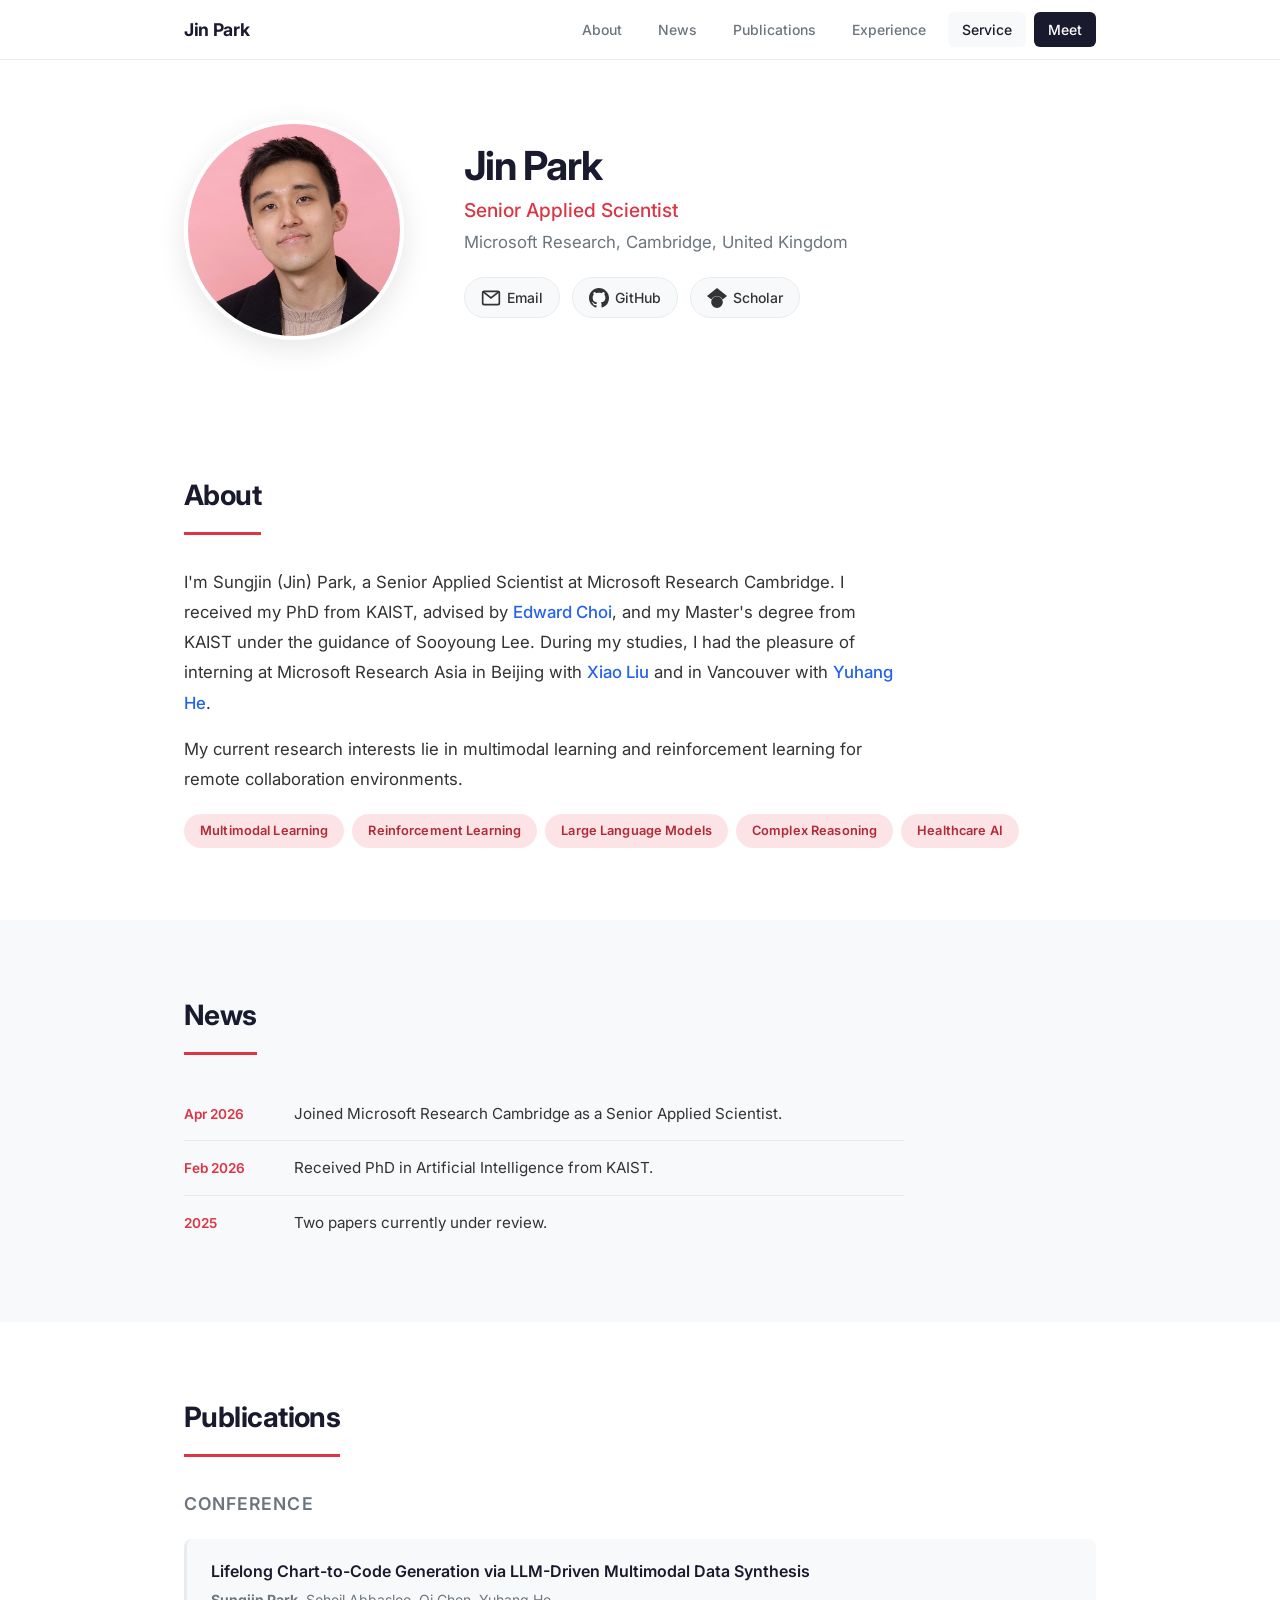
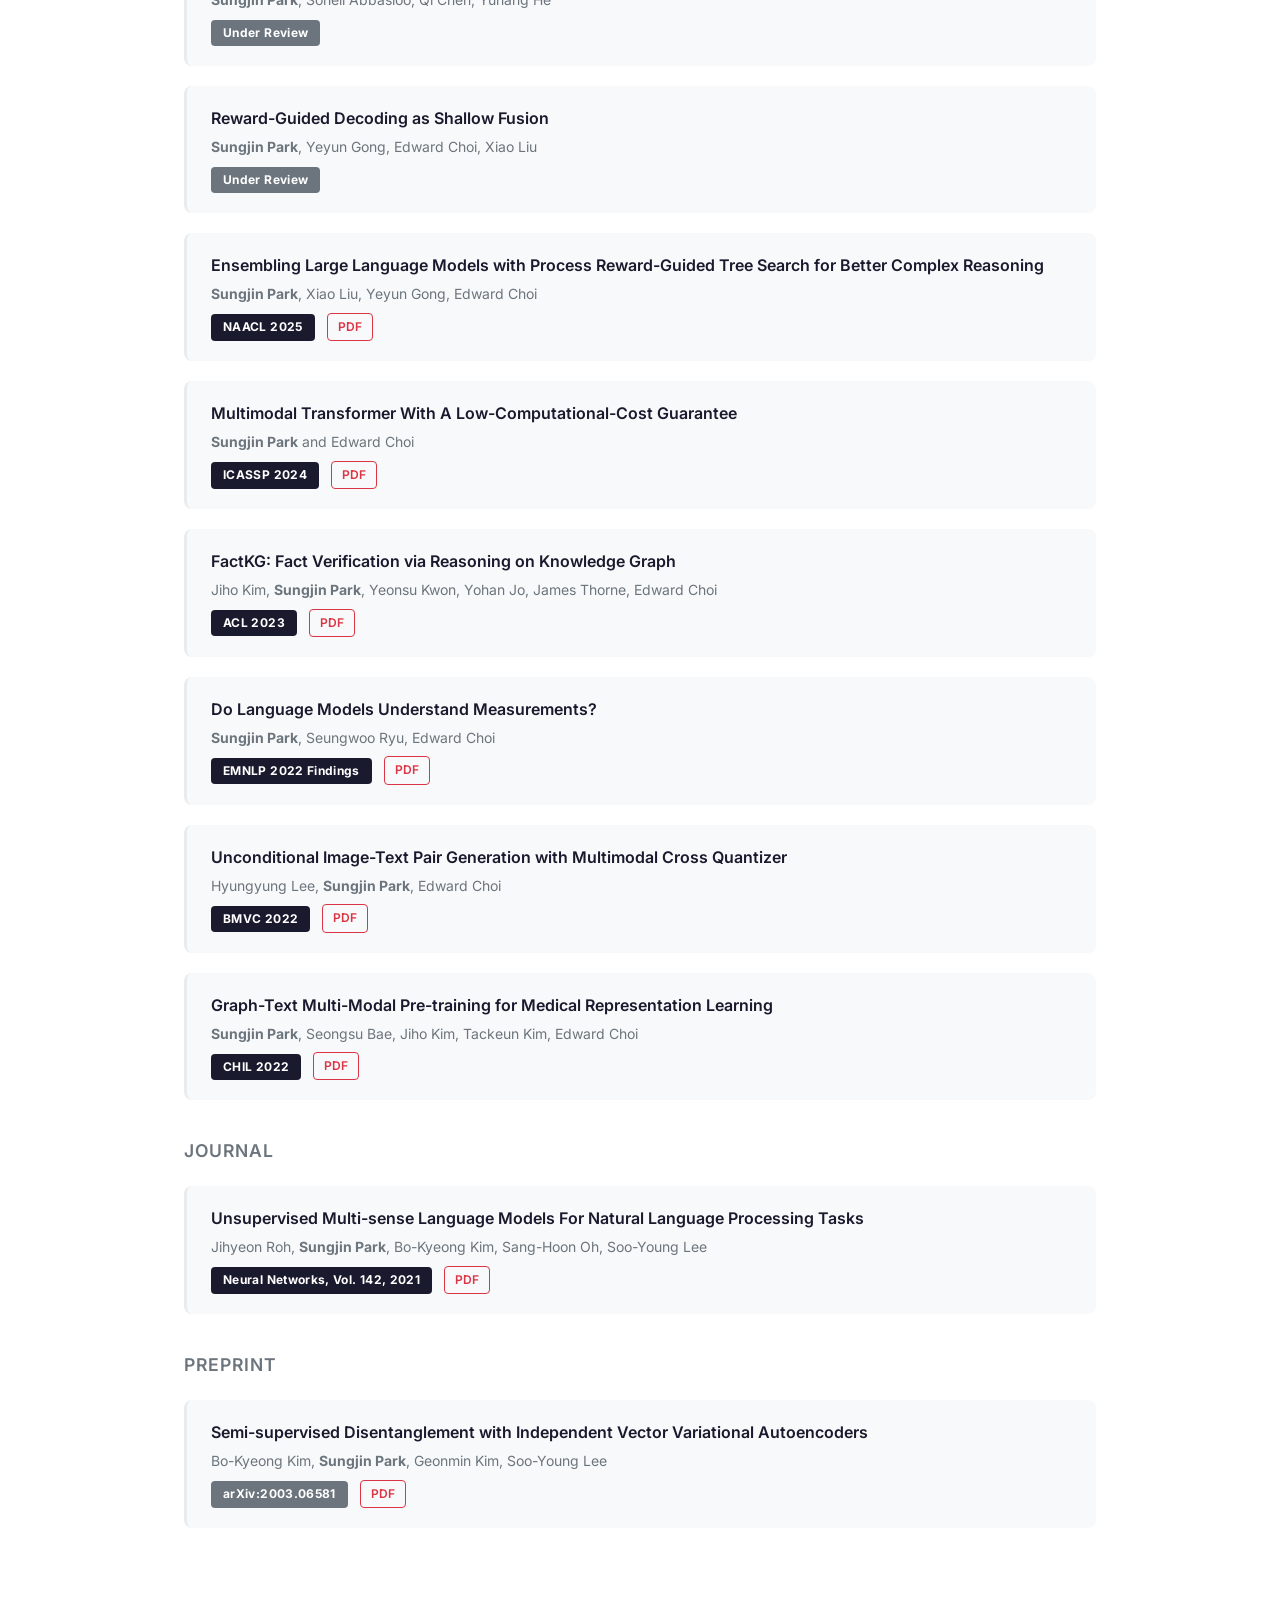
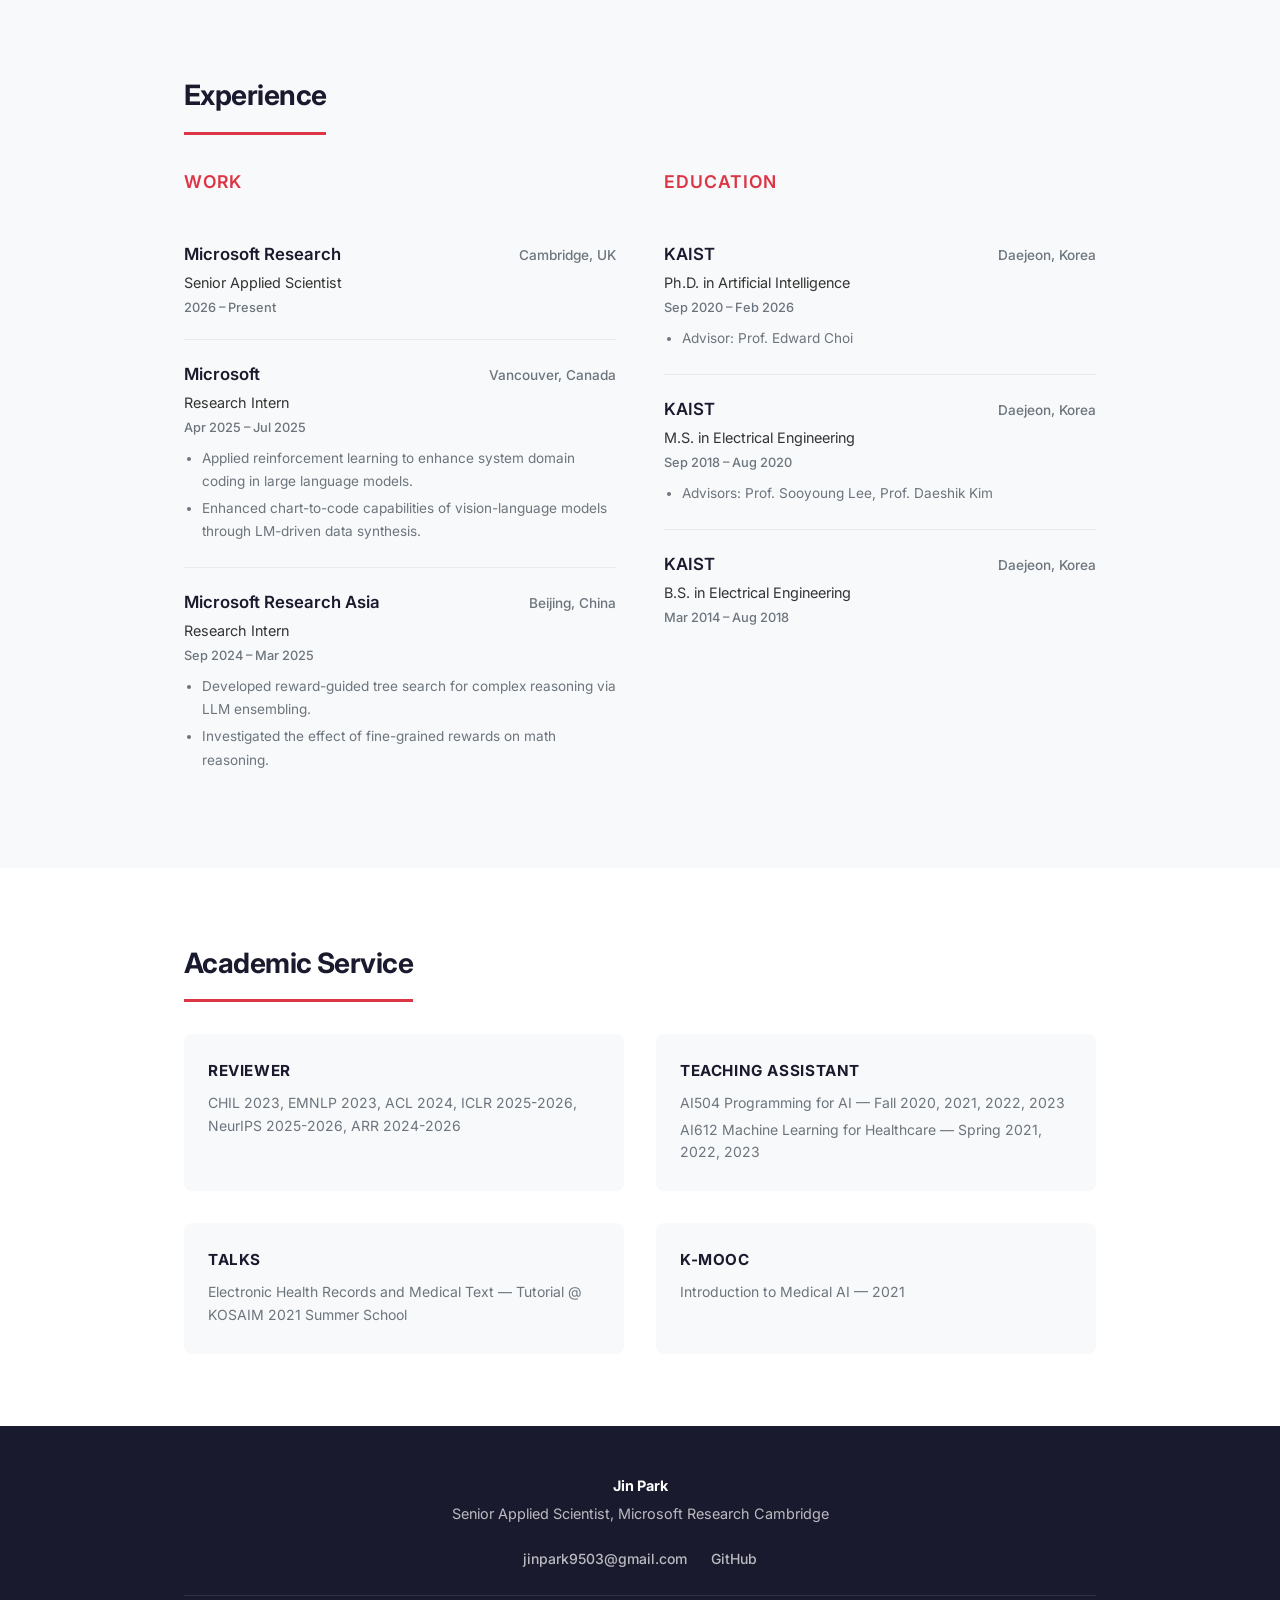
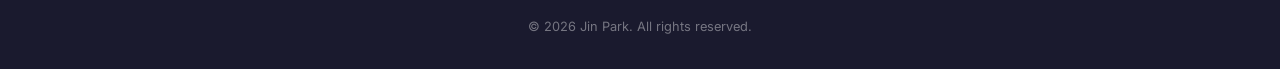
<file: index.html>
<!DOCTYPE html>
<html lang="en">
<head>
  <meta charset="UTF-8">
  <meta name="viewport" content="width=device-width, initial-scale=1.0">
  <title>Sungjin Park</title>
  <meta name="description" content="Jin Park (Sungjin Park) is a Senior Applied Scientist at Microsoft Research Cambridge, specializing in multimodal learning and reinforcement learning.">
  <link rel="preconnect" href="https://fonts.googleapis.com">
  <link rel="preconnect" href="https://fonts.gstatic.com" crossorigin>
  <link href="https://fonts.googleapis.com/css2?family=Inter:wght@300;400;500;600;700&display=swap" rel="stylesheet">
  <link rel="stylesheet" href="style.css">
  <link rel="icon" href="favicon.ico" type="image/x-icon">
</head>
<body>

  <!-- Navigation -->
  <nav class="navbar" id="navbar">
    <div class="container nav-container">
      <a href="#" class="nav-logo">Jin Park</a>
      <button class="nav-toggle" id="nav-toggle" aria-label="Toggle navigation">
        <span></span><span></span><span></span>
      </button>
      <ul class="nav-links" id="nav-links">
        <li><a href="#about">About</a></li>
        <li><a href="#news">News</a></li>
        <li><a href="#publications">Publications</a></li>
        <li><a href="#experience">Experience</a></li>
        <li><a href="#service">Service</a></li>
        <li><a href="meeting.html" class="nav-contact">Meet</a></li>
      </ul>
    </div>
  </nav>

  <!-- Hero Section -->
  <header class="hero" id="hero">
    <div class="container hero-container">
      <div class="hero-photo">
        <img src="profile.jpg" alt="Sungjin Park" width="280" height="280">
      </div>
      <div class="hero-text">
        <h1>Jin Park</h1>
        <p class="hero-title">Senior Applied Scientist</p>
        <p class="hero-affiliation">Microsoft Research, Cambridge, United Kingdom</p>
        <div class="hero-links">
          <a href="mailto:jinpark9503@gmail.com" class="hero-link" title="Email">
            <svg viewBox="0 0 24 24" width="20" height="20" fill="none" stroke="currentColor" stroke-width="2"><rect x="2" y="4" width="20" height="16" rx="2"/><path d="M22 4l-10 8L2 4"/></svg>
            <span>Email</span>
          </a>
          <a href="https://github.com/sjpark9503" class="hero-link" target="_blank" rel="noopener" title="GitHub">
            <svg viewBox="0 0 24 24" width="20" height="20" fill="currentColor"><path d="M12 0C5.37 0 0 5.37 0 12c0 5.31 3.435 9.795 8.205 11.385.6.105.825-.255.825-.57 0-.285-.015-1.23-.015-2.235-3.015.555-3.795-.735-4.035-1.41-.135-.345-.72-1.41-1.23-1.695-.42-.225-1.02-.78-.015-.795.945-.015 1.62.87 1.845 1.23 1.08 1.815 2.805 1.305 3.495.99.105-.78.42-1.305.765-1.605-2.67-.3-5.46-1.335-5.46-5.925 0-1.305.465-2.385 1.23-3.225-.12-.3-.54-1.53.12-3.18 0 0 1.005-.315 3.3 1.23.96-.27 1.98-.405 3-.405s2.04.135 3 .405c2.295-1.56 3.3-1.23 3.3-1.23.66 1.65.24 2.88.12 3.18.765.84 1.23 1.905 1.23 3.225 0 4.605-2.805 5.625-5.475 5.925.435.375.81 1.095.81 2.22 0 1.605-.015 2.895-.015 3.3 0 .315.225.69.825.57A12.02 12.02 0 0024 12c0-6.63-5.37-12-12-12z"/></svg>
            <span>GitHub</span>
          </a>
          <a href="https://scholar.google.com/citations?user=pMSEzn0AAAAJ&hl=ko&oi=sra" class="hero-link" target="_blank" rel="noopener" title="Google Scholar">
            <svg viewBox="0 0 24 24" width="20" height="20" fill="currentColor"><path d="M5.242 13.769L0 9.5 12 0l12 9.5-5.242 4.269C17.548 11.249 14.978 9.5 12 9.5c-2.977 0-5.548 1.748-6.758 4.269zM12 10a7 7 0 100 14 7 7 0 000-14z"/></svg>
            <span>Scholar</span>
          </a>
        </div>
      </div>
    </div>
  </header>

  <main>
    <!-- About Section -->
    <section class="section" id="about">
      <div class="container">
        <h2 class="section-title">About</h2>
        <div class="about-content">
          <p>
            I'm Sungjin (Jin) Park, a Senior Applied Scientist at Microsoft Research Cambridge.
            I received my PhD from KAIST, advised by
            <a href="https://mp2893.com/" target="_blank" rel="noopener">Edward Choi</a>,
            and my Master's degree from KAIST under the guidance of Sooyoung Lee.
            During my studies, I had the pleasure of interning at
            Microsoft Research Asia in Beijing with <a href="https://xiaoliunlc.github.io/" target="_blank" rel="noopener">Xiao Liu</a> and in Vancouver with <a href="https://yuhanghe01.github.io/" target="_blank" rel="noopener">Yuhang He</a>.
          </p>
          <p>
            My current research interests lie in multimodal learning and
            reinforcement learning for remote collaboration environments.
          </p>
          <div class="research-interests">
            <span class="tag">Multimodal Learning</span>
            <span class="tag">Reinforcement Learning</span>
            <span class="tag">Large Language Models</span>
            <span class="tag">Complex Reasoning</span>
            <span class="tag">Healthcare AI</span>
          </div>
        </div>
      </div>
    </section>

    <!-- News Section -->
    <section class="section section-alt" id="news">
      <div class="container">
        <h2 class="section-title">News</h2>
        <ul class="news-list">
          <li>
            <span class="news-date">Apr 2026</span>
            <span class="news-text">Joined Microsoft Research Cambridge as a Senior Applied Scientist.</span>
          </li>
          <li>
            <span class="news-date">Feb 2026</span>
            <span class="news-text">Received PhD in Artificial Intelligence from KAIST.</span>
          </li>
          <li>
            <span class="news-date">2025</span>
            <span class="news-text">Two papers currently under review.</span>
          </li>
        </ul>
      </div>
    </section>

    <!-- Publications Section -->
    <section class="section" id="publications">
      <div class="container">
        <h2 class="section-title">Publications</h2>

        <h3 class="pub-category">Conference</h3>

        <div class="pub-list">
          <div class="pub-item">
            <p class="pub-title">Lifelong Chart-to-Code Generation via LLM-Driven Multimodal Data Synthesis</p>
            <p class="pub-authors"><strong>Sungjin Park</strong>, Soheil Abbasloo, Qi Chen, Yuhang He</p>
            <span class="pub-venue venue-review">Under Review</span>
          </div>

          <div class="pub-item">
            <p class="pub-title">Reward-Guided Decoding as Shallow Fusion</p>
            <p class="pub-authors"><strong>Sungjin Park</strong>, Yeyun Gong, Edward Choi, Xiao Liu</p>
            <span class="pub-venue venue-review">Under Review</span>
          </div>

          <div class="pub-item">
            <p class="pub-title">Ensembling Large Language Models with Process Reward-Guided Tree Search for Better Complex Reasoning</p>
            <p class="pub-authors"><strong>Sungjin Park</strong>, Xiao Liu, Yeyun Gong, Edward Choi</p>
            <span class="pub-venue">NAACL 2025</span>
            <span class="pub-links"><a href="https://arxiv.org/abs/2412.15797" class="pub-pdf" target="_blank" rel="noopener">PDF</a></span>
          </div>

          <div class="pub-item">
            <p class="pub-title">Multimodal Transformer With A Low-Computational-Cost Guarantee</p>
            <p class="pub-authors"><strong>Sungjin Park</strong> and Edward Choi</p>
            <span class="pub-venue">ICASSP 2024</span>
            <span class="pub-links"><a href="https://arxiv.org/abs/2402.15096" class="pub-pdf" target="_blank" rel="noopener">PDF</a></span>
          </div>

          <div class="pub-item">
            <p class="pub-title">FactKG: Fact Verification via Reasoning on Knowledge Graph</p>
            <p class="pub-authors">Jiho Kim, <strong>Sungjin Park</strong>, Yeonsu Kwon, Yohan Jo, James Thorne, Edward Choi</p>
            <span class="pub-venue">ACL 2023</span>
            <span class="pub-links"><a href="https://arxiv.org/abs/2305.06590" class="pub-pdf" target="_blank" rel="noopener">PDF</a></span>
          </div>

          <div class="pub-item">
            <p class="pub-title">Do Language Models Understand Measurements?</p>
            <p class="pub-authors"><strong>Sungjin Park</strong>, Seungwoo Ryu, Edward Choi</p>
            <span class="pub-venue">EMNLP 2022 Findings</span>
            <span class="pub-links"><a href="https://arxiv.org/abs/2210.12694" class="pub-pdf" target="_blank" rel="noopener">PDF</a></span>
          </div>

          <div class="pub-item">
            <p class="pub-title">Unconditional Image-Text Pair Generation with Multimodal Cross Quantizer</p>
            <p class="pub-authors">Hyungyung Lee, <strong>Sungjin Park</strong>, Edward Choi</p>
            <span class="pub-venue">BMVC 2022</span>
            <span class="pub-links"><a href="https://arxiv.org/abs/2204.07537" class="pub-pdf" target="_blank" rel="noopener">PDF</a></span>
          </div>

          <div class="pub-item">
            <p class="pub-title">Graph-Text Multi-Modal Pre-training for Medical Representation Learning</p>
            <p class="pub-authors"><strong>Sungjin Park</strong>, Seongsu Bae, Jiho Kim, Tackeun Kim, Edward Choi</p>
            <span class="pub-venue">CHIL 2022</span>
            <span class="pub-links"><a href="https://arxiv.org/abs/2203.09994" class="pub-pdf" target="_blank" rel="noopener">PDF</a></span>
          </div>
        </div>

        <h3 class="pub-category">Journal</h3>

        <div class="pub-list">
          <div class="pub-item">
            <p class="pub-title">Unsupervised Multi-sense Language Models For Natural Language Processing Tasks</p>
            <p class="pub-authors">Jihyeon Roh, <strong>Sungjin Park</strong>, Bo-Kyeong Kim, Sang-Hoon Oh, Soo-Young Lee</p>
            <span class="pub-venue">Neural Networks, Vol. 142, 2021</span>
            <span class="pub-links"><a href="https://pubmed.ncbi.nlm.nih.gov/34139656/" class="pub-pdf" target="_blank" rel="noopener">PDF</a></span>
          </div>
        </div>

        <h3 class="pub-category">Preprint</h3>

        <div class="pub-list">
          <div class="pub-item">
            <p class="pub-title">Semi-supervised Disentanglement with Independent Vector Variational Autoencoders</p>
            <p class="pub-authors">Bo-Kyeong Kim, <strong>Sungjin Park</strong>, Geonmin Kim, Soo-Young Lee</p>
            <span class="pub-venue venue-preprint">arXiv:2003.06581</span>
            <span class="pub-links"><a href="https://arxiv.org/abs/2003.06581" class="pub-pdf" target="_blank" rel="noopener">PDF</a></span>
          </div>
        </div>
      </div>
    </section>

    <!-- Experience Section -->
    <section class="section section-alt" id="experience">
      <div class="container">
        <h2 class="section-title">Experience</h2>

        <div class="experience-grid">
          <div class="exp-column">
            <h3 class="exp-heading">Work</h3>

            <div class="exp-item">
              <div class="exp-header">
                <h4>Microsoft Research</h4>
                <span class="exp-location">Cambridge, UK</span>
              </div>
              <p class="exp-role">Senior Applied Scientist</p>
              <p class="exp-date">2026 &ndash; Present</p>
            </div>

            <div class="exp-item">
              <div class="exp-header">
                <h4>Microsoft</h4>
                <span class="exp-location">Vancouver, Canada</span>
              </div>
              <p class="exp-role">Research Intern</p>
              <p class="exp-date">Apr 2025 &ndash; Jul 2025</p>
              <ul class="exp-details">
                <li>Applied reinforcement learning to enhance system domain coding in large language models.</li>
                <li>Enhanced chart-to-code capabilities of vision-language models through LM-driven data synthesis.</li>
              </ul>
            </div>

            <div class="exp-item">
              <div class="exp-header">
                <h4>Microsoft Research Asia</h4>
                <span class="exp-location">Beijing, China</span>
              </div>
              <p class="exp-role">Research Intern</p>
              <p class="exp-date">Sep 2024 &ndash; Mar 2025</p>
              <ul class="exp-details">
                <li>Developed reward-guided tree search for complex reasoning via LLM ensembling.</li>
                <li>Investigated the effect of fine-grained rewards on math reasoning.</li>
              </ul>
            </div>
          </div>

          <div class="exp-column">
            <h3 class="exp-heading">Education</h3>

            <div class="exp-item">
              <div class="exp-header">
                <h4>KAIST</h4>
                <span class="exp-location">Daejeon, Korea</span>
              </div>
              <p class="exp-role">Ph.D. in Artificial Intelligence</p>
              <p class="exp-date">Sep 2020 &ndash; Feb 2026</p>
              <ul class="exp-details">
                <li>Advisor: Prof. Edward Choi</li>
              </ul>
            </div>

            <div class="exp-item">
              <div class="exp-header">
                <h4>KAIST</h4>
                <span class="exp-location">Daejeon, Korea</span>
              </div>
              <p class="exp-role">M.S. in Electrical Engineering</p>
              <p class="exp-date">Sep 2018 &ndash; Aug 2020</p>
              <ul class="exp-details">
                <li>Advisors: Prof. Sooyoung Lee, Prof. Daeshik Kim</li>
              </ul>
            </div>

            <div class="exp-item">
              <div class="exp-header">
                <h4>KAIST</h4>
                <span class="exp-location">Daejeon, Korea</span>
              </div>
              <p class="exp-role">B.S. in Electrical Engineering</p>
              <p class="exp-date">Mar 2014 &ndash; Aug 2018</p>
            </div>
          </div>
        </div>
      </div>
    </section>

    <!-- Academic Service Section -->
    <section class="section" id="service">
      <div class="container">
        <h2 class="section-title">Academic Service</h2>

        <div class="service-grid">
          <div class="service-item">
            <h4>Reviewer</h4>
            <p>CHIL 2023, EMNLP 2023, ACL 2024, ICLR 2025-2026, NeurIPS 2025-2026, ARR 2024-2026</p>
          </div>

          <div class="service-item">
            <h4>Teaching Assistant</h4>
            <p>AI504 Programming for AI &mdash; Fall 2020, 2021, 2022, 2023</p>
            <p>AI612 Machine Learning for Healthcare &mdash; Spring 2021, 2022, 2023</p>
          </div>

          <div class="service-item">
            <h4>Talks</h4>
            <p>Electronic Health Records and Medical Text &mdash; Tutorial @ KOSAIM 2021 Summer School</p>
          </div>

          <div class="service-item">
            <h4>K-MOOC</h4>
            <p>Introduction to Medical AI &mdash; 2021</p>
          </div>
        </div>
      </div>
    </section>
  </main>

  <!-- Footer -->
  <footer class="footer">
    <div class="container footer-container">
      <div class="footer-info">
        <p class="footer-name">Jin Park</p>
        <p>Senior Applied Scientist, Microsoft Research Cambridge</p>
      </div>
      <div class="footer-contact">
        <a href="mailto:jinpark9503@gmail.com">jinpark9503@gmail.com</a>
        <a href="https://github.com/sjpark9503" target="_blank" rel="noopener">GitHub</a>

      </div>
      <p class="footer-copy">&copy; 2026 Jin Park. All rights reserved.</p>
    </div>
  </footer>

  <script src="script.js"></script>
</body>
</html>
</file>
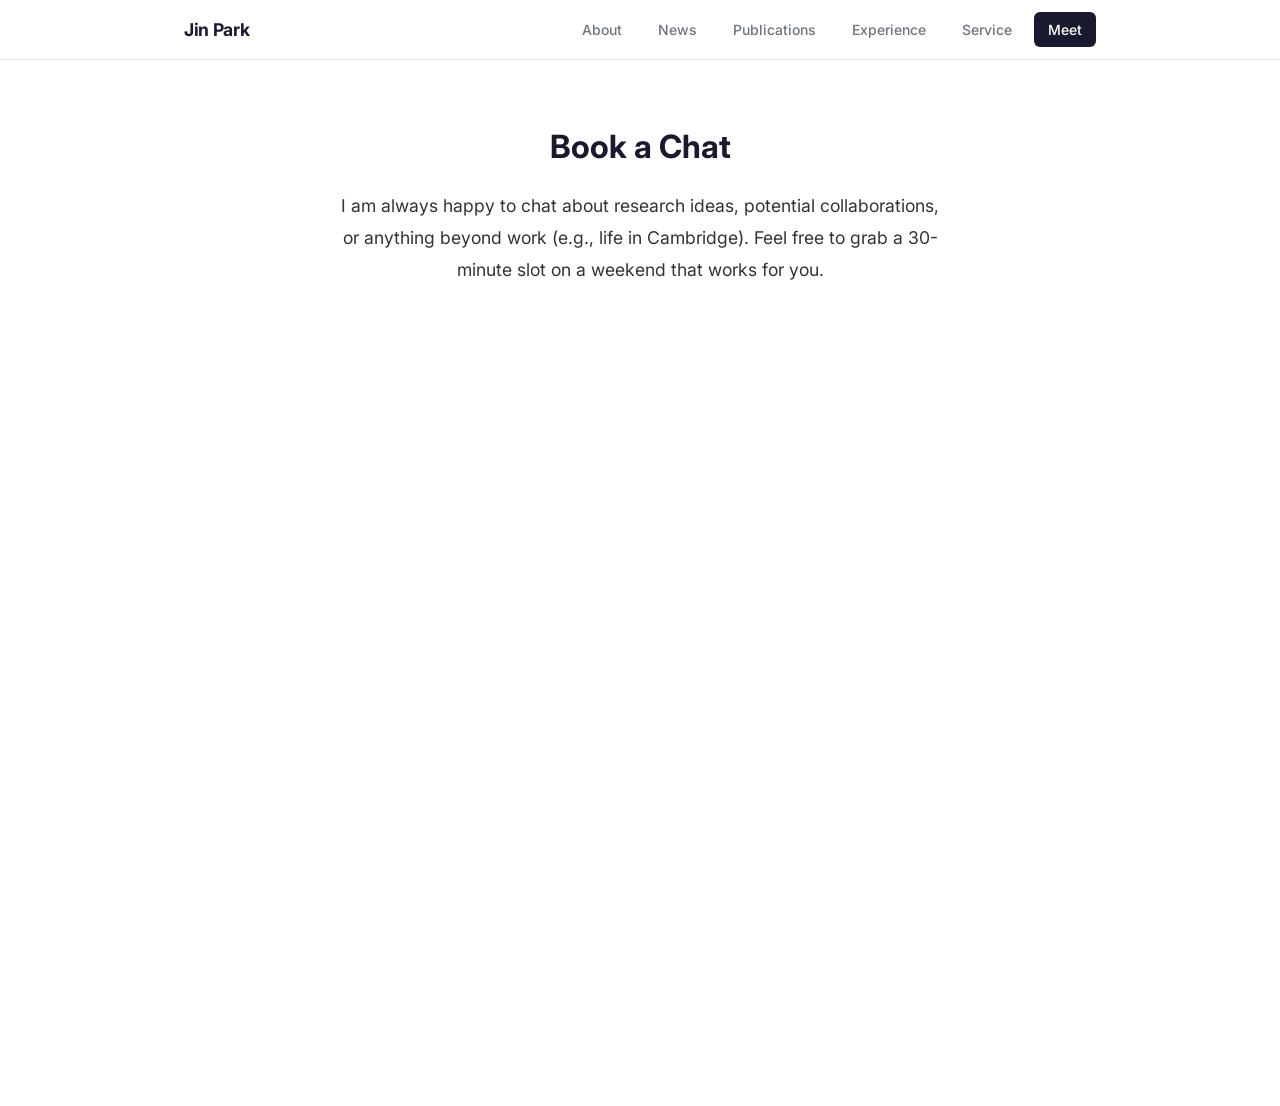
<file: meeting.html>
<!DOCTYPE html>
<html lang="en">
<head>
  <meta charset="UTF-8">
  <meta name="viewport" content="width=device-width, initial-scale=1.0">
  <title>Book a Meeting</title>
  <link rel="preconnect" href="https://fonts.googleapis.com">
  <link rel="preconnect" href="https://fonts.gstatic.com" crossorigin>
  <link href="https://fonts.googleapis.com/css2?family=Inter:wght@300;400;500;600;700&display=swap" rel="stylesheet">
  <link rel="stylesheet" href="style.css">
  <link rel="icon" href="favicon.ico" type="image/x-icon">
  <style>
    .meeting-hero {
      padding-top: calc(var(--nav-height) + 60px);
      padding-bottom: 32px;
      text-align: center;
    }
    .meeting-greeting {
      max-width: 600px;
      margin: 0 auto;
      font-size: 1.1rem;
      line-height: 1.8;
      color: var(--color-text);
    }
    .cal-embed {
      max-width: 720px;
      margin: 0 auto;
      padding: 0 24px 80px;
    }
    .cal-embed iframe {
      width: 100%;
      min-height: 700px;
      border: none;
      border-radius: var(--radius);
    }
  </style>
</head>
<body>

  <!-- Navigation -->
  <nav class="navbar" id="navbar">
    <div class="container nav-container">
      <a href="index.html" class="nav-logo">Jin Park</a>
      <button class="nav-toggle" id="nav-toggle" aria-label="Toggle navigation">
        <span></span><span></span><span></span>
      </button>
      <ul class="nav-links" id="nav-links">
        <li><a href="index.html#about">About</a></li>
        <li><a href="index.html#news">News</a></li>
        <li><a href="index.html#publications">Publications</a></li>
        <li><a href="index.html#experience">Experience</a></li>
        <li><a href="index.html#service">Service</a></li>
        <li><a href="meeting.html" class="nav-contact">Meet</a></li>
      </ul>
    </div>
  </nav>

  <section class="meeting-hero">
    <div class="container">
      <h1 style="font-size:2rem; color:var(--color-primary); margin-bottom:16px;">Book a Chat</h1>
      <p class="meeting-greeting">
        I am always happy to chat about research ideas, potential collaborations, or anything beyond work (e.g., life in Cambridge).
        Feel free to grab a 30-minute slot on a weekend that works for you.
      </p>
    </div>
  </section>

  <div class="cal-embed">
    <!-- Replace YOUR_USERNAME with your Cal.com username -->
    <iframe src="https://cal.eu/jinpark/30min" allowfullscreen></iframe>
  </div>

  <script>
    // Nav toggle for mobile
    const navToggle = document.getElementById('nav-toggle');
    const navLinks = document.getElementById('nav-links');
    navToggle.addEventListener('click', () => navLinks.classList.toggle('open'));
    navLinks.querySelectorAll('a').forEach(link => {
      link.addEventListener('click', () => navLinks.classList.remove('open'));
    });
    // Navbar scroll
    const navbar = document.getElementById('navbar');
    window.addEventListener('scroll', () => {
      navbar.classList.toggle('scrolled', window.scrollY > 10);
    });
  </script>
</body>
</html>
</file>
<file: style.css>
/* ===== CSS Custom Properties ===== */
:root {
  --color-primary: #1a1a2e;
  --color-text: #333;
  --color-text-light: #6c757d;
  --color-accent: #dc3545;
  --color-accent-dark: #b02a37;
  --color-bg: #ffffff;
  --color-bg-alt: #f8f9fa;
  --color-border: #e9ecef;
  --color-link: #2563eb;
  --font-main: 'Inter', -apple-system, BlinkMacSystemFont, 'Segoe UI', Roboto, sans-serif;
  --max-width: 960px;
  --nav-height: 60px;
  --radius: 8px;
  --shadow-sm: 0 1px 3px rgba(0,0,0,0.06);
  --shadow-md: 0 4px 12px rgba(0,0,0,0.08);
  --shadow-lg: 0 8px 30px rgba(0,0,0,0.1);
  --transition: 0.25s ease;
}

/* ===== Reset & Base ===== */
*,
*::before,
*::after {
  margin: 0;
  padding: 0;
  box-sizing: border-box;
}

html {
  scroll-behavior: smooth;
  scroll-padding-top: calc(var(--nav-height) + 24px);
}

body {
  font-family: var(--font-main);
  font-size: 16px;
  line-height: 1.7;
  color: var(--color-text);
  background: var(--color-bg);
  -webkit-font-smoothing: antialiased;
  -moz-osx-font-smoothing: grayscale;
}

a {
  color: var(--color-link);
  text-decoration: none;
  transition: color var(--transition);
}

a:hover {
  color: var(--color-accent);
}

img {
  max-width: 100%;
  height: auto;
  display: block;
}

.container {
  max-width: var(--max-width);
  margin: 0 auto;
  padding: 0 24px;
}

/* ===== Navigation ===== */
.navbar {
  position: fixed;
  top: 0;
  left: 0;
  right: 0;
  height: var(--nav-height);
  background: rgba(255, 255, 255, 0.92);
  backdrop-filter: blur(12px);
  -webkit-backdrop-filter: blur(12px);
  border-bottom: 1px solid var(--color-border);
  z-index: 1000;
  transition: box-shadow var(--transition);
}

.navbar.scrolled {
  box-shadow: var(--shadow-sm);
}

.nav-container {
  display: flex;
  align-items: center;
  justify-content: space-between;
  height: 100%;
}

.nav-logo {
  font-size: 1.1rem;
  font-weight: 700;
  color: var(--color-primary);
  letter-spacing: -0.02em;
}

.nav-logo:hover {
  color: var(--color-accent);
}

.nav-links {
  display: flex;
  align-items: center;
  list-style: none;
  gap: 8px;
}

.nav-links a {
  display: block;
  padding: 6px 14px;
  font-size: 0.875rem;
  font-weight: 500;
  color: var(--color-text-light);
  border-radius: 6px;
  transition: all var(--transition);
}

.nav-links a:hover,
.nav-links a.active {
  color: var(--color-primary);
  background: var(--color-bg-alt);
}

.nav-contact {
  background: var(--color-primary) !important;
  color: #fff !important;
}

.nav-contact:hover {
  background: var(--color-accent) !important;
  color: #fff !important;
}

/* Mobile nav toggle */
.nav-toggle {
  display: none;
  flex-direction: column;
  gap: 5px;
  background: none;
  border: none;
  cursor: pointer;
  padding: 4px;
}

.nav-toggle span {
  display: block;
  width: 22px;
  height: 2px;
  background: var(--color-primary);
  border-radius: 2px;
  transition: all var(--transition);
}

/* ===== Hero Section ===== */
.hero {
  padding-top: calc(var(--nav-height) + 60px);
  padding-bottom: 60px;
  background: var(--color-bg);
}

.hero-container {
  display: flex;
  align-items: center;
  gap: 60px;
}

.hero-photo img {
  width: 220px;
  height: 220px;
  border-radius: 50%;
  object-fit: cover;
  box-shadow: var(--shadow-lg);
  border: 4px solid #fff;
}

.hero-text h1 {
  font-size: 2.5rem;
  font-weight: 700;
  color: var(--color-primary);
  letter-spacing: -0.03em;
  line-height: 1.2;
}

.hero-title {
  font-size: 1.2rem;
  font-weight: 500;
  color: var(--color-accent);
  margin-top: 4px;
}

.hero-affiliation {
  font-size: 1.05rem;
  color: var(--color-text-light);
  margin-top: 2px;
}

.hero-links {
  display: flex;
  flex-wrap: wrap;
  gap: 12px;
  margin-top: 20px;
}

.hero-link {
  display: inline-flex;
  align-items: center;
  gap: 6px;
  padding: 8px 16px;
  font-size: 0.875rem;
  font-weight: 500;
  color: var(--color-text);
  background: var(--color-bg-alt);
  border: 1px solid var(--color-border);
  border-radius: 100px;
  transition: all var(--transition);
}

.hero-link:hover {
  color: var(--color-accent);
  border-color: var(--color-accent);
  background: #fff;
  box-shadow: var(--shadow-sm);
  transform: translateY(-1px);
}

.hero-link svg {
  flex-shrink: 0;
}

/* ===== Sections ===== */
.section {
  padding: 72px 0;
}

.section-alt {
  background: var(--color-bg-alt);
}

.section-title {
  font-size: 1.75rem;
  font-weight: 700;
  color: var(--color-primary);
  letter-spacing: -0.02em;
  margin-bottom: 32px;
  padding-bottom: 12px;
  border-bottom: 3px solid var(--color-accent);
  display: inline-block;
}

/* ===== About Section ===== */
.about-content p {
  font-size: 1.05rem;
  line-height: 1.8;
  margin-bottom: 16px;
  max-width: 720px;
}

.about-content a {
  font-weight: 500;
}

.research-interests {
  display: flex;
  flex-wrap: wrap;
  gap: 8px;
  margin-top: 20px;
}

.tag {
  display: inline-block;
  padding: 6px 16px;
  font-size: 0.8rem;
  font-weight: 600;
  color: var(--color-accent-dark);
  background: #fce4e6;
  border-radius: 100px;
  letter-spacing: 0.01em;
}

/* ===== News Section ===== */
.news-list {
  list-style: none;
  max-width: 720px;
}

.news-list li {
  display: flex;
  gap: 20px;
  padding: 14px 0;
  border-bottom: 1px solid var(--color-border);
  align-items: baseline;
}

.news-list li:last-child {
  border-bottom: none;
}

.news-date {
  flex-shrink: 0;
  width: 90px;
  font-size: 0.85rem;
  font-weight: 600;
  color: var(--color-accent);
}

.news-text {
  font-size: 0.95rem;
  color: var(--color-text);
}

/* ===== Publications Section ===== */
.pub-category {
  font-size: 1.1rem;
  font-weight: 600;
  color: var(--color-text-light);
  text-transform: uppercase;
  letter-spacing: 0.06em;
  margin-top: 36px;
  margin-bottom: 20px;
}

.pub-category:first-of-type {
  margin-top: 0;
}

.pub-list {
  display: flex;
  flex-direction: column;
  gap: 20px;
}

.pub-item {
  padding: 20px 24px;
  background: var(--color-bg-alt);
  border-radius: var(--radius);
  border-left: 3px solid var(--color-border);
  transition: all var(--transition);
}

.pub-item:hover {
  border-left-color: var(--color-accent);
  box-shadow: var(--shadow-sm);
  transform: translateX(4px);
}

.pub-title {
  font-size: 1rem;
  font-weight: 600;
  color: var(--color-primary);
  line-height: 1.5;
  margin-bottom: 6px;
}

.pub-authors {
  font-size: 0.875rem;
  color: var(--color-text-light);
  margin-bottom: 8px;
  line-height: 1.5;
}

.pub-venue {
  display: inline-block;
  padding: 3px 12px;
  font-size: 0.75rem;
  font-weight: 700;
  color: #fff;
  background: var(--color-primary);
  border-radius: 4px;
  letter-spacing: 0.03em;
}

.venue-review {
  background: var(--color-text-light);
}

.venue-preprint {
  background: #6c757d;
}

.pub-links {
  display: inline-flex;
  gap: 8px;
  margin-left: 8px;
  vertical-align: middle;
}

.pub-pdf {
  display: inline-flex;
  align-items: center;
  gap: 4px;
  padding: 3px 10px;
  font-size: 0.75rem;
  font-weight: 600;
  color: var(--color-accent);
  border: 1px solid var(--color-accent);
  border-radius: 4px;
  transition: all var(--transition);
  text-decoration: none;
}

.pub-pdf:hover {
  color: #fff;
  background: var(--color-accent);
}

/* ===== Experience Section ===== */
.experience-grid {
  display: grid;
  grid-template-columns: 1fr 1fr;
  gap: 48px;
}

.exp-heading {
  font-size: 1.1rem;
  font-weight: 600;
  color: var(--color-accent);
  text-transform: uppercase;
  letter-spacing: 0.06em;
  margin-bottom: 24px;
}

.exp-item {
  padding: 20px 0;
  border-bottom: 1px solid var(--color-border);
}

.exp-item:last-child {
  border-bottom: none;
}

.exp-header {
  display: flex;
  justify-content: space-between;
  align-items: baseline;
  flex-wrap: wrap;
  gap: 8px;
}

.exp-header h4 {
  font-size: 1.05rem;
  font-weight: 600;
  color: var(--color-primary);
}

.exp-location {
  font-size: 0.85rem;
  color: var(--color-text-light);
  font-weight: 500;
}

.exp-role {
  font-size: 0.9rem;
  color: var(--color-text);
  margin-top: 2px;
}

.exp-date {
  font-size: 0.8rem;
  color: var(--color-text-light);
  font-weight: 500;
  margin-top: 2px;
}

.exp-details {
  margin-top: 8px;
  padding-left: 18px;
  font-size: 0.85rem;
  color: var(--color-text-light);
  line-height: 1.7;
}

.exp-details li {
  margin-bottom: 4px;
}

/* ===== Service Section ===== */
.service-grid {
  display: grid;
  grid-template-columns: 1fr 1fr;
  gap: 32px;
}

.service-item {
  padding: 24px;
  background: var(--color-bg-alt);
  border-radius: var(--radius);
}

.service-item h4 {
  font-size: 0.95rem;
  font-weight: 700;
  color: var(--color-primary);
  margin-bottom: 8px;
  text-transform: uppercase;
  letter-spacing: 0.04em;
}

.service-item p {
  font-size: 0.875rem;
  color: var(--color-text-light);
  line-height: 1.6;
  margin-bottom: 4px;
}

/* ===== Footer ===== */
.footer {
  background: var(--color-primary);
  color: rgba(255, 255, 255, 0.7);
  padding: 48px 0 32px;
}

.footer-container {
  text-align: center;
}

.footer-name {
  font-size: 1.2rem;
  font-weight: 700;
  color: #fff;
  margin-bottom: 4px;
}

.footer-info p {
  font-size: 0.9rem;
  margin-bottom: 4px;
}

.footer-contact {
  display: flex;
  justify-content: center;
  gap: 24px;
  margin-top: 20px;
  margin-bottom: 24px;
}

.footer-contact a {
  color: rgba(255, 255, 255, 0.7);
  font-size: 0.875rem;
  font-weight: 500;
  transition: color var(--transition);
}

.footer-contact a:hover {
  color: #fff;
}

.footer-copy {
  font-size: 0.8rem;
  color: rgba(255, 255, 255, 0.4);
  border-top: 1px solid rgba(255, 255, 255, 0.1);
  padding-top: 20px;
}

/* ===== Animations ===== */
@keyframes fadeInUp {
  from {
    opacity: 0;
    transform: translateY(20px);
  }
  to {
    opacity: 1;
    transform: translateY(0);
  }
}

.fade-in {
  opacity: 0;
  transform: translateY(20px);
  transition: opacity 0.6s ease, transform 0.6s ease;
}

.fade-in.visible {
  opacity: 1;
  transform: translateY(0);
}

/* ===== Responsive ===== */
@media (max-width: 768px) {
  :root {
    --nav-height: 56px;
  }

  .nav-toggle {
    display: flex;
  }

  .nav-links {
    position: fixed;
    top: var(--nav-height);
    left: 0;
    right: 0;
    flex-direction: column;
    background: rgba(255, 255, 255, 0.98);
    backdrop-filter: blur(12px);
    -webkit-backdrop-filter: blur(12px);
    border-bottom: 1px solid var(--color-border);
    padding: 16px 24px;
    gap: 4px;
    transform: translateY(-100%);
    opacity: 0;
    pointer-events: none;
    transition: all 0.3s ease;
  }

  .nav-links.open {
    transform: translateY(0);
    opacity: 1;
    pointer-events: auto;
  }

  .nav-links a {
    padding: 10px 16px;
    font-size: 0.95rem;
  }

  .hero {
    padding-top: calc(var(--nav-height) + 40px);
    padding-bottom: 40px;
  }

  .hero-container {
    flex-direction: column;
    text-align: center;
    gap: 32px;
  }

  .hero-photo img {
    width: 180px;
    height: 180px;
  }

  .hero-text h1 {
    font-size: 2rem;
  }

  .hero-links {
    justify-content: center;
  }

  .section {
    padding: 48px 0;
  }

  .section-title {
    font-size: 1.5rem;
  }

  .experience-grid {
    grid-template-columns: 1fr;
    gap: 32px;
  }

  .service-grid {
    grid-template-columns: 1fr;
    gap: 16px;
  }

  .news-list li {
    flex-direction: column;
    gap: 4px;
  }

  .news-date {
    width: auto;
  }

  .pub-item {
    padding: 16px;
  }
}

@media (max-width: 480px) {
  .hero-text h1 {
    font-size: 1.75rem;
  }

  .hero-link span {
    display: none;
  }

  .hero-link {
    padding: 10px;
  }

  .container {
    padding: 0 16px;
  }
}
</file>
